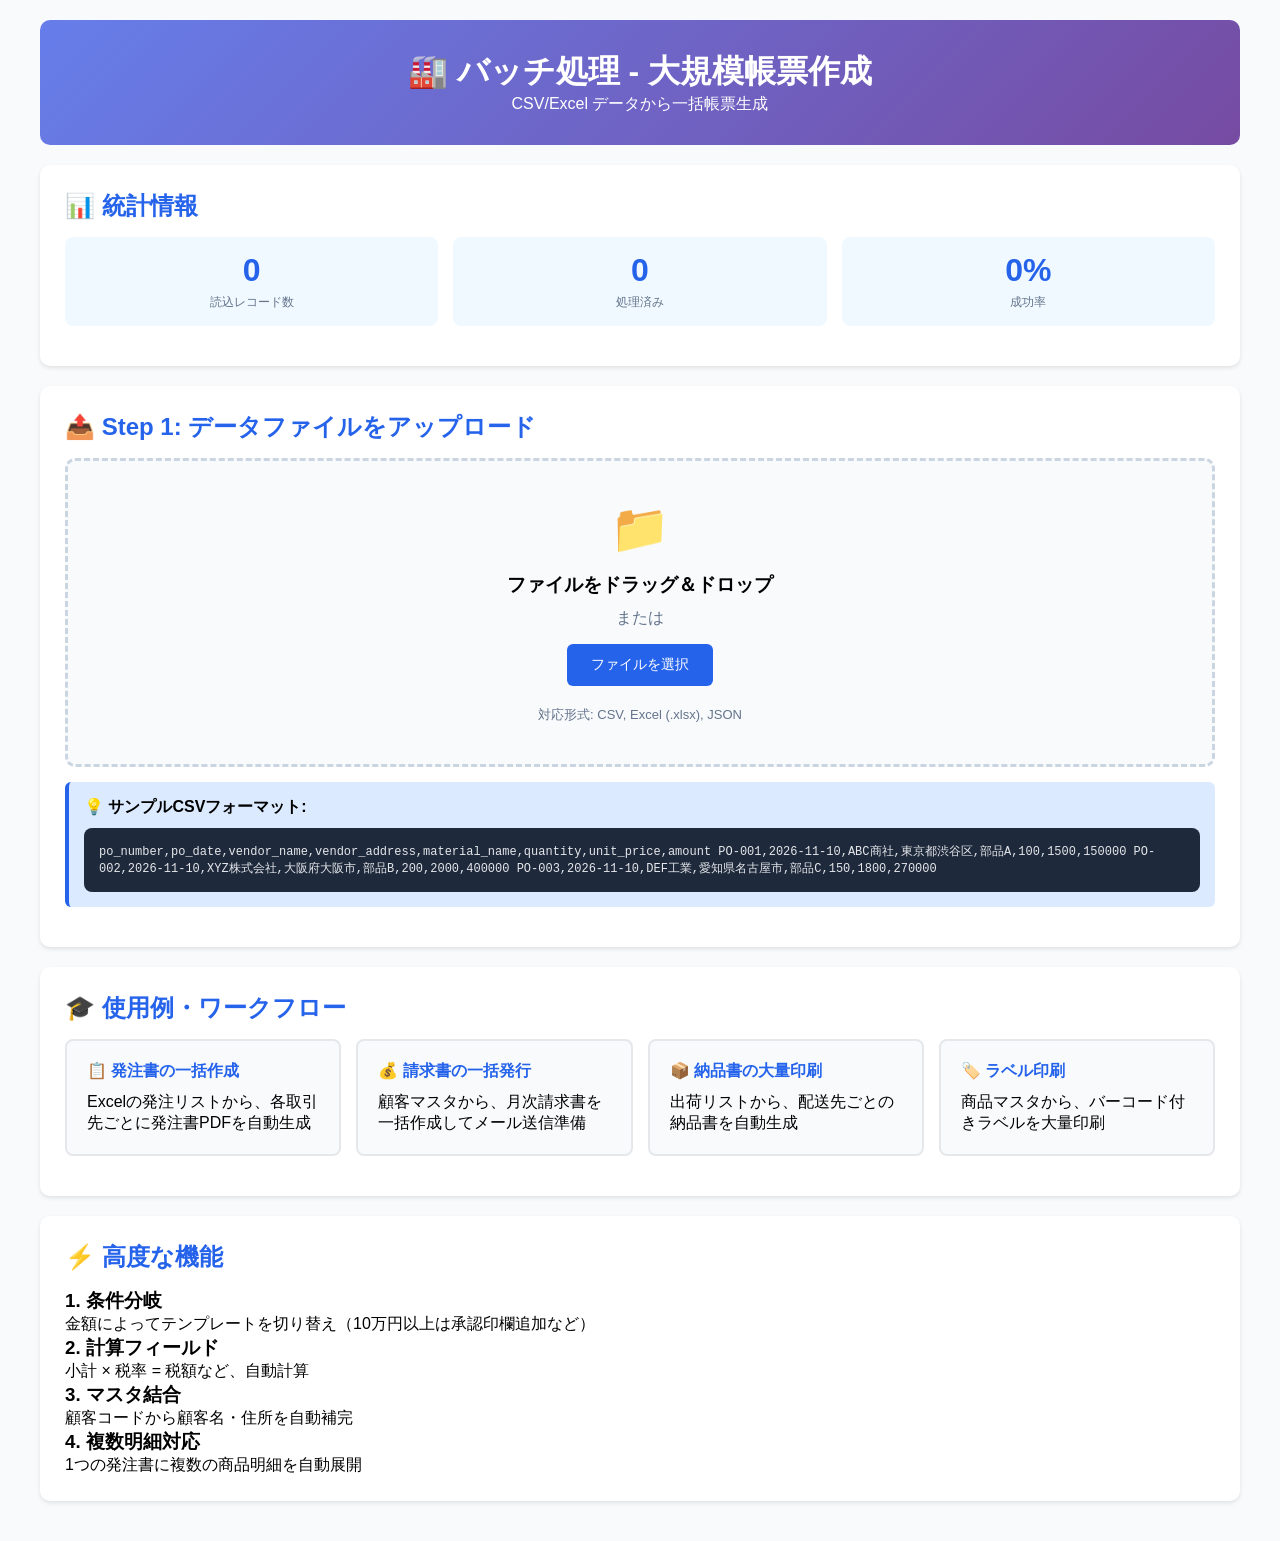
<file: batch-processing.html>
<!DOCTYPE html>
<html lang="ja">
<head>
    <meta charset="UTF-8">
    <meta name="viewport" content="width=device-width, initial-scale=1.0">
    <title>バッチ処理 - 大規模帳票作成</title>
    <style>
        * { margin: 0; padding: 0; box-sizing: border-box; }
        body {
            font-family: -apple-system, BlinkMacSystemFont, "Segoe UI", sans-serif;
            background: #f8fafc;
            padding: 20px;
        }
        .container { max-width: 1200px; margin: 0 auto; }
        .header {
            background: linear-gradient(135deg, #667eea 0%, #764ba2 100%);
            color: white;
            padding: 30px;
            border-radius: 10px;
            margin-bottom: 20px;
            text-align: center;
        }
        .section {
            background: white;
            padding: 25px;
            border-radius: 10px;
            margin-bottom: 20px;
            box-shadow: 0 2px 4px rgba(0,0,0,0.1);
        }
        h2 { color: #2563eb; margin-bottom: 15px; }
        .upload-area {
            border: 3px dashed #cbd5e1;
            border-radius: 10px;
            padding: 40px;
            text-align: center;
            background: #f8fafc;
            cursor: pointer;
            transition: all 0.3s;
        }
        .upload-area:hover {
            border-color: #2563eb;
            background: #eff6ff;
        }
        .upload-area.dragover {
            border-color: #2563eb;
            background: #dbeafe;
        }
        input[type="file"] { display: none; }
        .btn {
            background: #2563eb;
            color: white;
            padding: 12px 24px;
            border: none;
            border-radius: 6px;
            cursor: pointer;
            font-size: 14px;
            margin: 5px;
        }
        .btn:hover { background: #1d4ed8; }
        .btn-success { background: #10b981; }
        .btn-success:hover { background: #059669; }
        .preview-table {
            width: 100%;
            border-collapse: collapse;
            margin: 15px 0;
            font-size: 13px;
        }
        .preview-table th,
        .preview-table td {
            border: 1px solid #e5e7eb;
            padding: 8px;
            text-align: left;
        }
        .preview-table th {
            background: #f3f4f6;
            font-weight: 600;
        }
        .status {
            padding: 15px;
            border-radius: 6px;
            margin: 15px 0;
        }
        .status.info { background: #dbeafe; border-left: 4px solid #2563eb; }
        .status.success { background: #d1fae5; border-left: 4px solid #10b981; }
        .status.warning { background: #fef3c7; border-left: 4px solid #f59e0b; }
        .progress-bar {
            width: 100%;
            height: 30px;
            background: #e5e7eb;
            border-radius: 15px;
            overflow: hidden;
            margin: 15px 0;
        }
        .progress-fill {
            height: 100%;
            background: linear-gradient(90deg, #2563eb 0%, #10b981 100%);
            transition: width 0.3s;
            display: flex;
            align-items: center;
            justify-content: center;
            color: white;
            font-weight: 600;
        }
        .sample-data {
            background: #1e293b;
            color: #e5e7eb;
            padding: 15px;
            border-radius: 8px;
            overflow-x: auto;
            font-family: monospace;
            font-size: 12px;
        }
        .feature-grid {
            display: grid;
            grid-template-columns: repeat(auto-fit, minmax(250px, 1fr));
            gap: 15px;
            margin: 15px 0;
        }
        .feature-card {
            background: #f8fafc;
            padding: 20px;
            border-radius: 8px;
            border: 2px solid #e5e7eb;
        }
        .feature-card h3 {
            color: #2563eb;
            margin-bottom: 10px;
            font-size: 16px;
        }
        .stats {
            display: flex;
            gap: 15px;
            margin: 15px 0;
        }
        .stat-card {
            flex: 1;
            background: #f0f9ff;
            padding: 15px;
            border-radius: 8px;
            text-align: center;
        }
        .stat-number {
            font-size: 32px;
            font-weight: bold;
            color: #2563eb;
        }
        .stat-label {
            font-size: 12px;
            color: #64748b;
            margin-top: 5px;
        }
    </style>
</head>
<body>
    <div class="container">
        <div class="header">
            <h1>🏭 バッチ処理 - 大規模帳票作成</h1>
            <p>CSV/Excel データから一括帳票生成</p>
        </div>

        <div class="section">
            <h2>📊 統計情報</h2>
            <div class="stats">
                <div class="stat-card">
                    <div class="stat-number" id="total-records">0</div>
                    <div class="stat-label">読込レコード数</div>
                </div>
                <div class="stat-card">
                    <div class="stat-number" id="processed-records">0</div>
                    <div class="stat-label">処理済み</div>
                </div>
                <div class="stat-card">
                    <div class="stat-number" id="success-rate">0%</div>
                    <div class="stat-label">成功率</div>
                </div>
            </div>
        </div>

        <div class="section">
            <h2>📤 Step 1: データファイルをアップロード</h2>

            <div class="upload-area" id="upload-area">
                <div style="font-size: 48px; margin-bottom: 15px;">📁</div>
                <h3>ファイルをドラッグ＆ドロップ</h3>
                <p style="color: #64748b; margin: 10px 0;">または</p>
                <button class="btn" onclick="document.getElementById('file-input').click()">
                    ファイルを選択
                </button>
                <p style="color: #64748b; margin-top: 15px; font-size: 13px;">
                    対応形式: CSV, Excel (.xlsx), JSON
                </p>
                <input type="file" id="file-input" accept=".csv,.xlsx,.json" />
            </div>

            <div class="status info" style="margin-top: 15px;">
                <strong>💡 サンプルCSVフォーマット:</strong>
                <div class="sample-data" style="margin-top: 10px;">
po_number,po_date,vendor_name,vendor_address,material_name,quantity,unit_price,amount
PO-001,2026-11-10,ABC商社,東京都渋谷区,部品A,100,1500,150000
PO-002,2026-11-10,XYZ株式会社,大阪府大阪市,部品B,200,2000,400000
PO-003,2026-11-10,DEF工業,愛知県名古屋市,部品C,150,1800,270000
                </div>
            </div>
        </div>

        <div class="section" id="preview-section" style="display: none;">
            <h2>👀 Step 2: データプレビュー</h2>
            <div id="data-preview"></div>
            <button class="btn btn-success" onclick="processData()">
                ✨ 帳票を一括生成（このページで）
            </button>
            <button class="btn" onclick="sendToSVF()" style="background: #8b5cf6;">
                🔄 SVFシミュレーターで自動処理
            </button>
        </div>

        <div class="section" id="processing-section" style="display: none;">
            <h2>⚙️ Step 3: 処理中...</h2>
            <div class="progress-bar">
                <div class="progress-fill" id="progress-fill" style="width: 0%;">0%</div>
            </div>
            <div id="processing-log"></div>
        </div>

        <div class="section" id="result-section" style="display: none;">
            <h2>✅ Step 4: 完了</h2>
            <div class="status success">
                <strong>🎉 処理完了！</strong>
                <p id="result-message"></p>
            </div>
            <button class="btn" onclick="downloadAll()">
                📥 全てダウンロード (ZIP)
            </button>
            <button class="btn" onclick="reset()">
                🔄 新規処理
            </button>
        </div>

        <div class="section">
            <h2>🎓 使用例・ワークフロー</h2>

            <div class="feature-grid">
                <div class="feature-card">
                    <h3>📋 発注書の一括作成</h3>
                    <p>Excelの発注リストから、各取引先ごとに発注書PDFを自動生成</p>
                </div>

                <div class="feature-card">
                    <h3>💰 請求書の一括発行</h3>
                    <p>顧客マスタから、月次請求書を一括作成してメール送信準備</p>
                </div>

                <div class="feature-card">
                    <h3>📦 納品書の大量印刷</h3>
                    <p>出荷リストから、配送先ごとの納品書を自動生成</p>
                </div>

                <div class="feature-card">
                    <h3>🏷️ ラベル印刷</h3>
                    <p>商品マスタから、バーコード付きラベルを大量印刷</p>
                </div>
            </div>
        </div>

        <div class="section">
            <h2>⚡ 高度な機能</h2>

            <h3>1. 条件分岐</h3>
            <p>金額によってテンプレートを切り替え（10万円以上は承認印欄追加など）</p>

            <h3>2. 計算フィールド</h3>
            <p>小計 × 税率 = 税額など、自動計算</p>

            <h3>3. マスタ結合</h3>
            <p>顧客コードから顧客名・住所を自動補完</p>

            <h3>4. 複数明細対応</h3>
            <p>1つの発注書に複数の商品明細を自動展開</p>
        </div>
    </div>

    <script>
        let uploadedData = [];

        // ファイルアップロード処理
        const uploadArea = document.getElementById('upload-area');
        const fileInput = document.getElementById('file-input');

        uploadArea.addEventListener('dragover', (e) => {
            e.preventDefault();
            uploadArea.classList.add('dragover');
        });

        uploadArea.addEventListener('dragleave', () => {
            uploadArea.classList.remove('dragover');
        });

        uploadArea.addEventListener('drop', (e) => {
            e.preventDefault();
            uploadArea.classList.remove('dragover');
            const file = e.dataTransfer.files[0];
            handleFile(file);
        });

        fileInput.addEventListener('change', (e) => {
            const file = e.target.files[0];
            handleFile(file);
        });

        function handleFile(file) {
            if (!file) return;

            const fileName = file.name;
            const fileExt = fileName.split('.').pop().toLowerCase();

            if (fileExt === 'csv') {
                readCSV(file);
            } else if (fileExt === 'json') {
                readJSON(file);
            } else {
                alert('対応していないファイル形式です。CSV または JSON をアップロードしてください。');
            }
        }

        function readCSV(file) {
            const reader = new FileReader();
            reader.onload = (e) => {
                const text = e.target.result;
                const lines = text.split('\n').filter(line => line.trim());

                if (lines.length < 2) {
                    alert('データが空です');
                    return;
                }

                const headers = lines[0].split(',').map(h => h.trim());
                const data = [];

                for (let i = 1; i < lines.length; i++) {
                    const values = lines[i].split(',').map(v => v.trim());
                    const row = {};
                    headers.forEach((header, index) => {
                        row[header] = values[index];
                    });
                    data.push(row);
                }

                uploadedData = data;
                showPreview(data);
            };
            reader.readAsText(file);
        }

        function readJSON(file) {
            const reader = new FileReader();
            reader.onload = (e) => {
                try {
                    const data = JSON.parse(e.target.result);
                    uploadedData = Array.isArray(data) ? data : [data];
                    showPreview(uploadedData);
                } catch (err) {
                    alert('JSONの解析に失敗しました: ' + err.message);
                }
            };
            reader.readAsText(file);
        }

        function showPreview(data) {
            document.getElementById('total-records').textContent = data.length;

            const preview = document.getElementById('data-preview');
            const keys = Object.keys(data[0]);

            let html = `<p><strong>${data.length}件</strong>のレコードを読み込みました</p>`;
            html += '<div style="overflow-x: auto;"><table class="preview-table"><thead><tr>';

            keys.forEach(key => {
                html += `<th>${key}</th>`;
            });
            html += '</tr></thead><tbody>';

            data.slice(0, 10).forEach(row => {
                html += '<tr>';
                keys.forEach(key => {
                    html += `<td>${row[key]}</td>`;
                });
                html += '</tr>';
            });

            html += '</tbody></table></div>';

            if (data.length > 10) {
                html += `<p style="color: #64748b; margin-top: 10px;">※ 最初の10件のみ表示（全${data.length}件）</p>`;
            }

            preview.innerHTML = html;
            document.getElementById('preview-section').style.display = 'block';
        }

        function processData() {
            document.getElementById('processing-section').style.display = 'block';
            document.getElementById('preview-section').style.display = 'none';

            const total = uploadedData.length;
            let processed = 0;

            const interval = setInterval(() => {
                processed++;
                const percent = Math.round((processed / total) * 100);

                document.getElementById('progress-fill').style.width = percent + '%';
                document.getElementById('progress-fill').textContent = percent + '%';
                document.getElementById('processed-records').textContent = processed;
                document.getElementById('success-rate').textContent = '100%';

                if (processed >= total) {
                    clearInterval(interval);
                    showResult(total);
                }
            }, 100);
        }

        function showResult(total) {
            document.getElementById('processing-section').style.display = 'none';
            document.getElementById('result-section').style.display = 'block';
            document.getElementById('result-message').innerHTML =
                `${total}件の帳票を生成しました！<br>各PDFファイルはダウンロード可能です。`;
        }

        function downloadAll() {
            alert('ZIP形式で全てのPDFをダウンロードします（機能開発中）');
        }

        function reset() {
            uploadedData = [];
            document.getElementById('total-records').textContent = '0';
            document.getElementById('processed-records').textContent = '0';
            document.getElementById('success-rate').textContent = '0%';
            document.getElementById('preview-section').style.display = 'none';
            document.getElementById('processing-section').style.display = 'none';
            document.getElementById('result-section').style.display = 'none';
            fileInput.value = '';
        }

        function sendToSVF() {
            if (uploadedData.length === 0) {
                alert('データが読み込まれていません');
                return;
            }

            const confirmed = confirm(
                `SVF Simulatorで自動処理を開始しますか？\n\n` +
                `データ件数: ${uploadedData.length}件\n` +
                `各レコードが2秒間隔で自動表示されます。`
            );

            if (confirmed) {
                // データを保存してSVFページに遷移
                localStorage.setItem('svf_batch_data', JSON.stringify(uploadedData));
                localStorage.setItem('svf_batch_mode', 'true');
                window.location.href = 'index.html?mode=batch';
            }
        }
    </script>
</body>
</html>
</file>
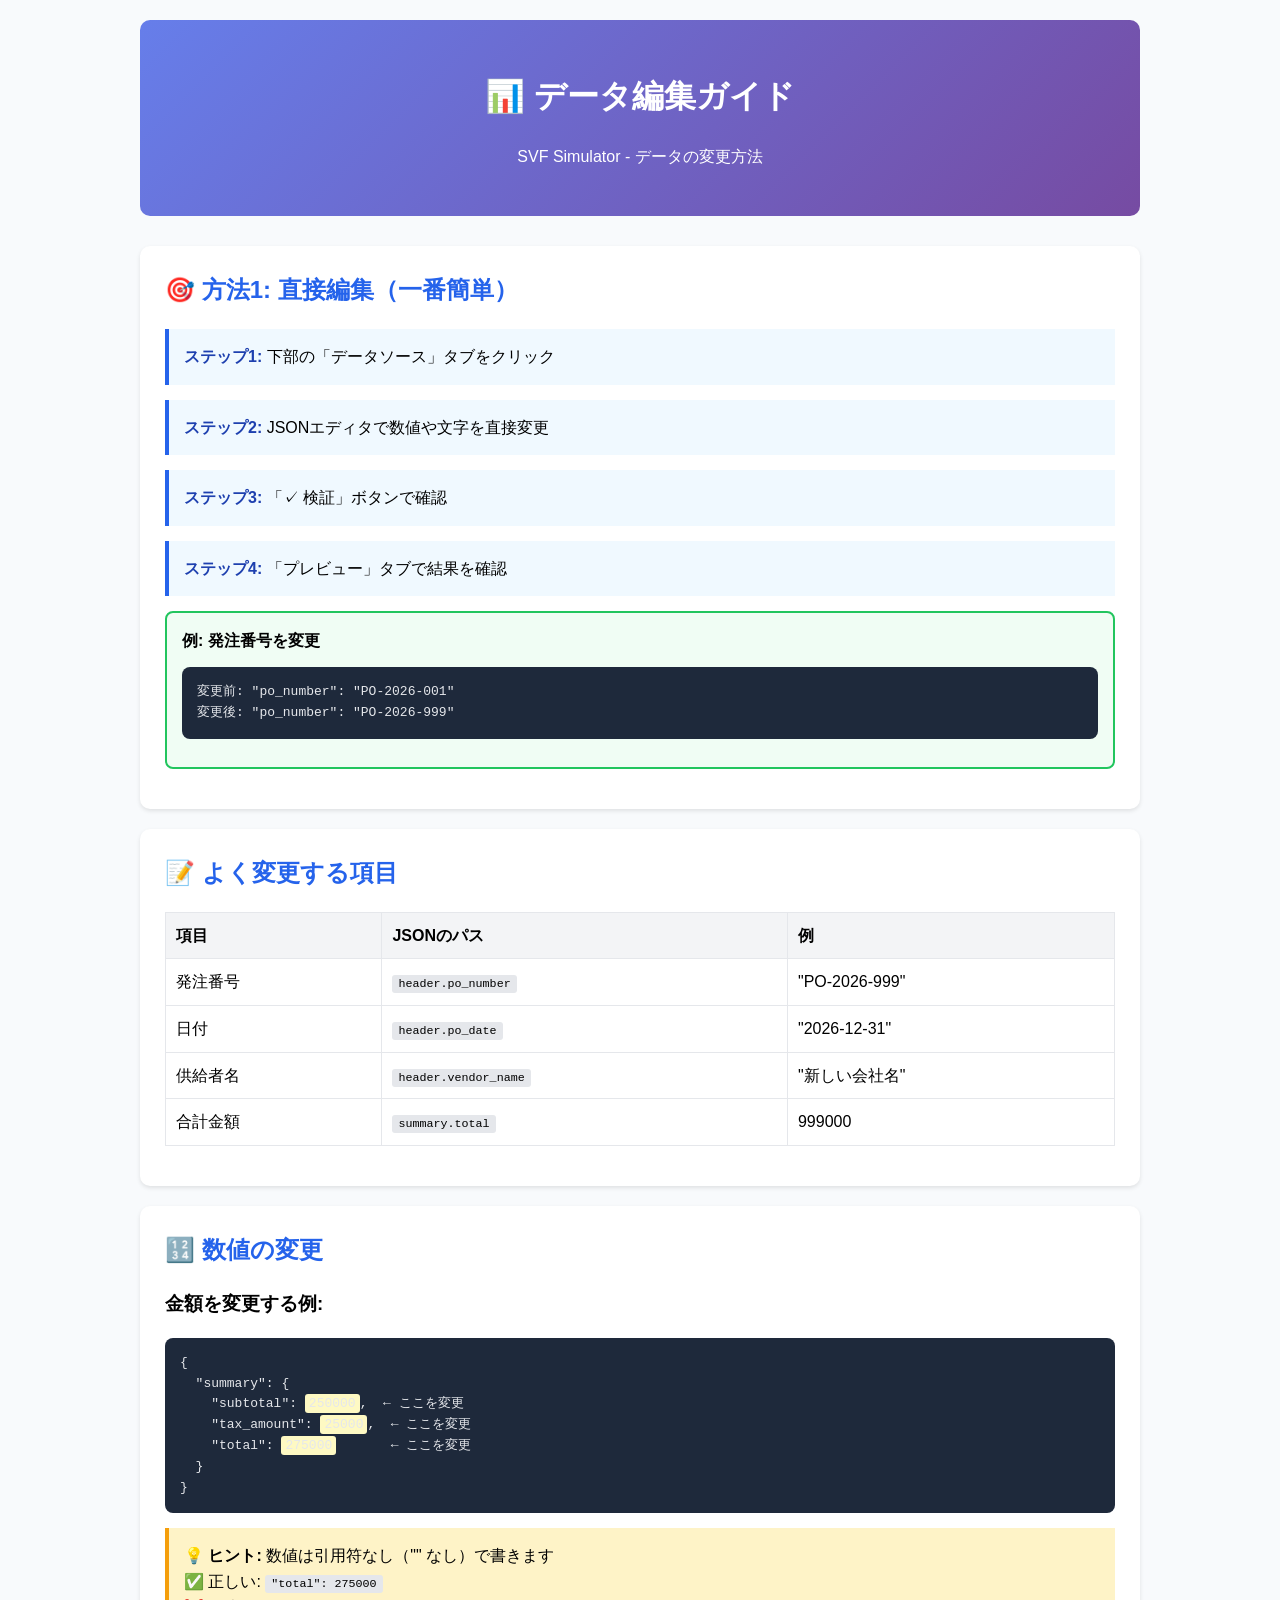
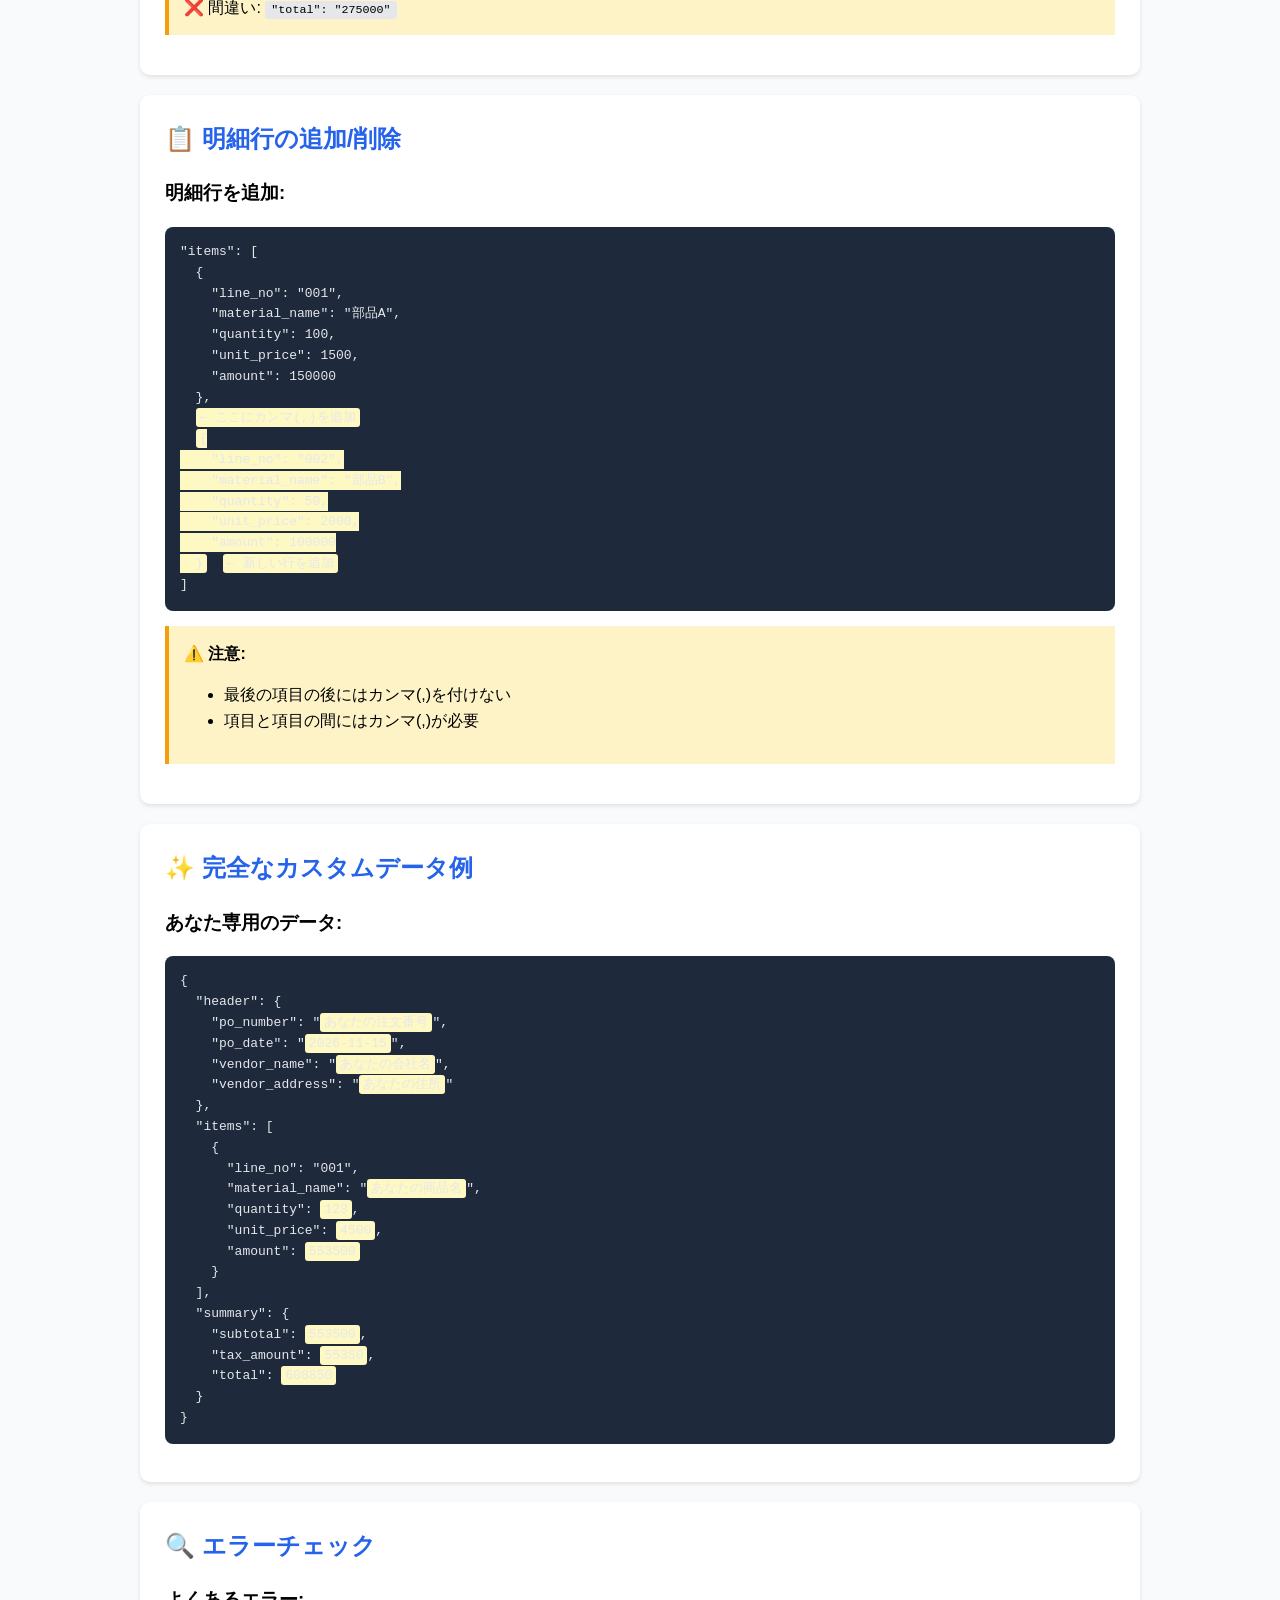
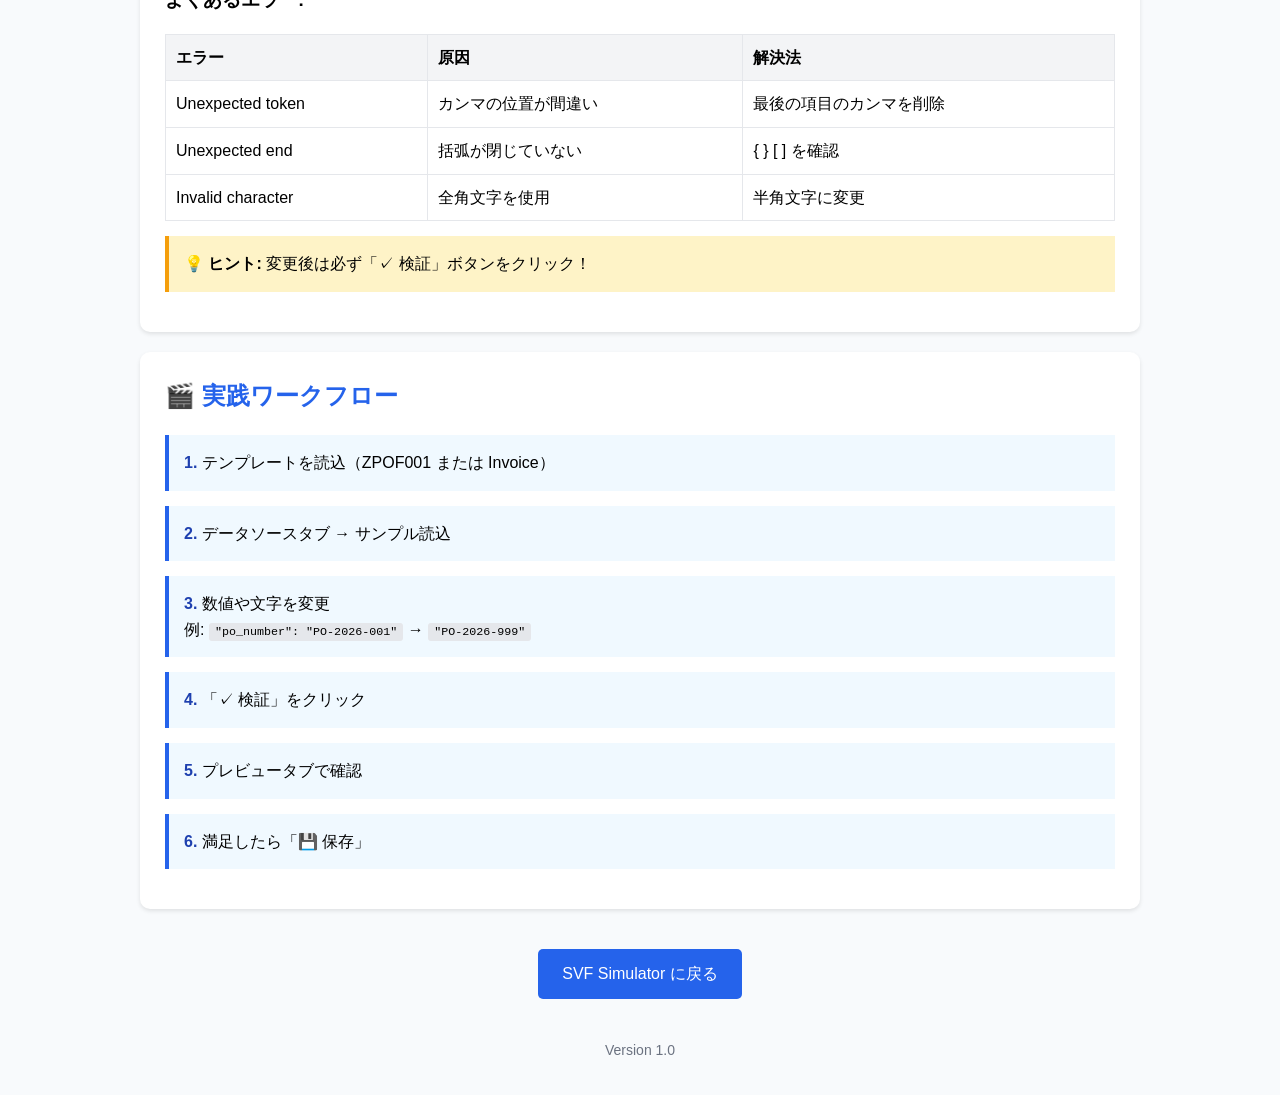
<file: data-editing-guide.html>
<!DOCTYPE html>
<html lang="ja">
<head>
    <meta charset="UTF-8">
    <meta name="viewport" content="width=device-width, initial-scale=1.0">
    <title>データ編集ガイド - SVF Simulator</title>
    <style>
        body {
            font-family: -apple-system, BlinkMacSystemFont, "Segoe UI", sans-serif;
            max-width: 1000px;
            margin: 0 auto;
            padding: 20px;
            background: #f8fafc;
            line-height: 1.6;
        }
        .header {
            background: linear-gradient(135deg, #667eea 0%, #764ba2 100%);
            color: white;
            padding: 30px;
            border-radius: 10px;
            text-align: center;
            margin-bottom: 30px;
        }
        .section {
            background: white;
            padding: 25px;
            border-radius: 10px;
            margin-bottom: 20px;
            box-shadow: 0 2px 4px rgba(0,0,0,0.1);
        }
        h2 { color: #2563eb; margin-top: 0; }
        .step {
            background: #f0f9ff;
            border-left: 4px solid #2563eb;
            padding: 15px;
            margin: 15px 0;
        }
        .step strong { color: #1e40af; }
        code {
            background: #e5e7eb;
            padding: 2px 6px;
            border-radius: 3px;
            font-size: 0.9em;
        }
        pre {
            background: #1e293b;
            color: #e5e7eb;
            padding: 15px;
            border-radius: 8px;
            overflow-x: auto;
        }
        .tip {
            background: #fef3c7;
            border-left: 4px solid #f59e0b;
            padding: 15px;
            margin: 15px 0;
        }
        .example {
            background: #f0fdf4;
            border: 2px solid #22c55e;
            padding: 15px;
            border-radius: 8px;
            margin: 15px 0;
        }
        table {
            width: 100%;
            border-collapse: collapse;
            margin: 15px 0;
        }
        th, td {
            border: 1px solid #e5e7eb;
            padding: 10px;
            text-align: left;
        }
        th {
            background: #f3f4f6;
            font-weight: 600;
        }
        .button {
            display: inline-block;
            background: #2563eb;
            color: white;
            padding: 12px 24px;
            text-decoration: none;
            border-radius: 5px;
            margin: 10px 5px;
        }
        .highlight {
            background: #fef9c3;
            padding: 2px 4px;
            border-radius: 3px;
        }
    </style>
</head>
<body>
    <div class="header">
        <h1>📊 データ編集ガイド</h1>
        <p>SVF Simulator - データの変更方法</p>
    </div>

    <div class="section">
        <h2>🎯 方法1: 直接編集（一番簡単）</h2>

        <div class="step">
            <strong>ステップ1:</strong> 下部の「データソース」タブをクリック
        </div>

        <div class="step">
            <strong>ステップ2:</strong> JSONエディタで数値や文字を直接変更
        </div>

        <div class="step">
            <strong>ステップ3:</strong> 「✓ 検証」ボタンで確認
        </div>

        <div class="step">
            <strong>ステップ4:</strong> 「プレビュー」タブで結果を確認
        </div>

        <div class="example">
            <strong>例: 発注番号を変更</strong>
            <pre>変更前: "po_number": "PO-2026-001"
変更後: "po_number": "PO-2026-999"</pre>
        </div>
    </div>

    <div class="section">
        <h2>📝 よく変更する項目</h2>

        <table>
            <tr>
                <th>項目</th>
                <th>JSONのパス</th>
                <th>例</th>
            </tr>
            <tr>
                <td>発注番号</td>
                <td><code>header.po_number</code></td>
                <td>"PO-2026-999"</td>
            </tr>
            <tr>
                <td>日付</td>
                <td><code>header.po_date</code></td>
                <td>"2026-12-31"</td>
            </tr>
            <tr>
                <td>供給者名</td>
                <td><code>header.vendor_name</code></td>
                <td>"新しい会社名"</td>
            </tr>
            <tr>
                <td>合計金額</td>
                <td><code>summary.total</code></td>
                <td>999000</td>
            </tr>
        </table>
    </div>

    <div class="section">
        <h2>🔢 数値の変更</h2>

        <h3>金額を変更する例:</h3>
        <pre>{
  "summary": {
    "subtotal": <span class="highlight">250000</span>,  ← ここを変更
    "tax_amount": <span class="highlight">25000</span>,  ← ここを変更
    "total": <span class="highlight">275000</span>       ← ここを変更
  }
}</pre>

        <div class="tip">
            <strong>💡 ヒント:</strong> 数値は引用符なし（"" なし）で書きます<br>
            ✅ 正しい: <code>"total": 275000</code><br>
            ❌ 間違い: <code>"total": "275000"</code>
        </div>
    </div>

    <div class="section">
        <h2>📋 明細行の追加/削除</h2>

        <h3>明細行を追加:</h3>
        <pre>"items": [
  {
    "line_no": "001",
    "material_name": "部品A",
    "quantity": 100,
    "unit_price": 1500,
    "amount": 150000
  },
  <span class="highlight">← ここにカンマ(,)を追加</span>
  <span class="highlight">{
    "line_no": "002",
    "material_name": "部品B",
    "quantity": 50,
    "unit_price": 2000,
    "amount": 100000
  }</span>  <span class="highlight">← 新しい行を追加</span>
]</pre>

        <div class="tip">
            <strong>⚠️ 注意:</strong>
            <ul>
                <li>最後の項目の後にはカンマ(,)を付けない</li>
                <li>項目と項目の間にはカンマ(,)が必要</li>
            </ul>
        </div>
    </div>

    <div class="section">
        <h2>✨ 完全なカスタムデータ例</h2>

        <h3>あなた専用のデータ:</h3>
        <pre>{
  "header": {
    "po_number": "<span class="highlight">あなたの注文番号</span>",
    "po_date": "<span class="highlight">2026-11-15</span>",
    "vendor_name": "<span class="highlight">あなたの会社名</span>",
    "vendor_address": "<span class="highlight">あなたの住所</span>"
  },
  "items": [
    {
      "line_no": "001",
      "material_name": "<span class="highlight">あなたの商品名</span>",
      "quantity": <span class="highlight">123</span>,
      "unit_price": <span class="highlight">4500</span>,
      "amount": <span class="highlight">553500</span>
    }
  ],
  "summary": {
    "subtotal": <span class="highlight">553500</span>,
    "tax_amount": <span class="highlight">55350</span>,
    "total": <span class="highlight">608850</span>
  }
}</pre>
    </div>

    <div class="section">
        <h2>🔍 エラーチェック</h2>

        <h3>よくあるエラー:</h3>
        <table>
            <tr>
                <th>エラー</th>
                <th>原因</th>
                <th>解決法</th>
            </tr>
            <tr>
                <td>Unexpected token</td>
                <td>カンマの位置が間違い</td>
                <td>最後の項目のカンマを削除</td>
            </tr>
            <tr>
                <td>Unexpected end</td>
                <td>括弧が閉じていない</td>
                <td>{ } [ ] を確認</td>
            </tr>
            <tr>
                <td>Invalid character</td>
                <td>全角文字を使用</td>
                <td>半角文字に変更</td>
            </tr>
        </table>

        <div class="tip">
            <strong>💡 ヒント:</strong> 変更後は必ず「✓ 検証」ボタンをクリック！
        </div>
    </div>

    <div class="section">
        <h2>🎬 実践ワークフロー</h2>

        <div class="step">
            <strong>1.</strong> テンプレートを読込（ZPOF001 または Invoice）
        </div>

        <div class="step">
            <strong>2.</strong> データソースタブ → サンプル読込
        </div>

        <div class="step">
            <strong>3.</strong> 数値や文字を変更<br>
            例: <code>"po_number": "PO-2026-001"</code> → <code>"PO-2026-999"</code>
        </div>

        <div class="step">
            <strong>4.</strong> 「✓ 検証」をクリック
        </div>

        <div class="step">
            <strong>5.</strong> プレビュータブで確認
        </div>

        <div class="step">
            <strong>6.</strong> 満足したら「💾 保存」
        </div>
    </div>

    <div style="text-align: center; margin-top: 30px;">
        <a href="index.html" class="button">SVF Simulator に戻る</a>
    </div>

    <div style="text-align: center; margin-top: 30px; color: #6b7280; font-size: 14px;">
        <p>Version 1.0</p>
    </div>
</body>
</html>
</file>
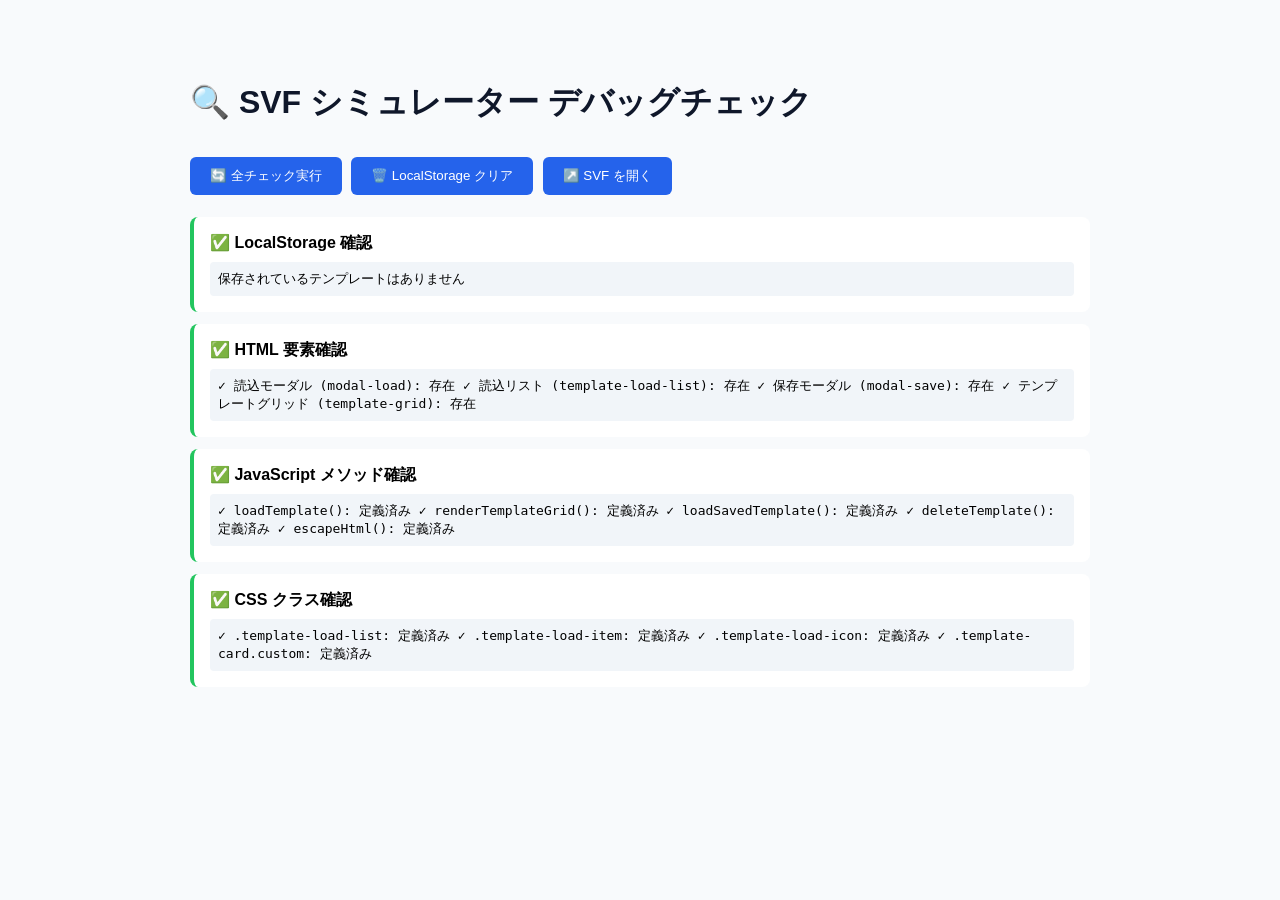
<file: debug-check.html>
<!DOCTYPE html>
<html lang="ja">
<head>
    <meta charset="UTF-8">
    <meta name="viewport" content="width=device-width, initial-scale=1.0">
    <title>SVF デバッグチェック</title>
    <style>
        body {
            font-family: -apple-system, BlinkMacSystemFont, "Segoe UI", sans-serif;
            max-width: 900px;
            margin: 40px auto;
            padding: 20px;
            background: #f8fafc;
        }
        .check-item {
            background: white;
            padding: 16px;
            margin: 12px 0;
            border-radius: 8px;
            border-left: 4px solid #cbd5e1;
        }
        .check-item.pass {
            border-left-color: #22c55e;
        }
        .check-item.fail {
            border-left-color: #ef4444;
        }
        .check-title {
            font-weight: 600;
            margin-bottom: 8px;
        }
        .check-result {
            font-family: monospace;
            font-size: 13px;
            background: #f1f5f9;
            padding: 8px;
            border-radius: 4px;
            margin-top: 8px;
        }
        button {
            background: #2563eb;
            color: white;
            border: none;
            padding: 10px 20px;
            border-radius: 6px;
            cursor: pointer;
            margin: 10px 5px 10px 0;
        }
        button:hover {
            background: #1d4ed8;
        }
        h1 { color: #0f172a; }
        pre {
            background: #1e293b;
            color: #e2e8f0;
            padding: 12px;
            border-radius: 6px;
            overflow-x: auto;
        }
    </style>
</head>
<body>
    <h1>🔍 SVF シミュレーター デバッグチェック</h1>

    <button onclick="runAllChecks()">🔄 全チェック実行</button>
    <button onclick="clearStorage()">🗑️ LocalStorage クリア</button>
    <button onclick="window.location.href='index-ja.html'">↗️ SVF を開く</button>

    <div id="results"></div>

    <script>
        function addResult(title, content, pass = null) {
            const div = document.createElement('div');
            div.className = 'check-item' + (pass !== null ? (pass ? ' pass' : ' fail') : '');
            div.innerHTML = `
                <div class="check-title">${pass === true ? '✅' : pass === false ? '❌' : '🔍'} ${title}</div>
                <div class="check-result">${content}</div>
            `;
            document.getElementById('results').appendChild(div);
        }

        function runAllChecks() {
            document.getElementById('results').innerHTML = '';

            // 1. LocalStorage チェック
            try {
                const templates = localStorage.getItem('svf_templates');
                if (templates) {
                    const parsed = JSON.parse(templates);
                    const count = Object.keys(parsed).length;
                    addResult('LocalStorage 確認',
                        `保存されているテンプレート: ${count}個\n` +
                        `テンプレート名:\n${Object.keys(parsed).map(k => '  - ' + k).join('\n')}`,
                        true
                    );
                } else {
                    addResult('LocalStorage 確認', '保存されているテンプレートはありません', true);
                }
            } catch (err) {
                addResult('LocalStorage 確認', 'エラー: ' + err.message, false);
            }

            // 2. HTML 要素チェック
            fetch('index-ja.html')
                .then(r => r.text())
                .then(html => {
                    const checks = [
                        { id: 'modal-load', name: '読込モーダル' },
                        { id: 'template-load-list', name: '読込リスト' },
                        { id: 'modal-save', name: '保存モーダル' },
                        { id: 'template-grid', name: 'テンプレートグリッド' }
                    ];

                    let result = '';
                    let allPass = true;

                    checks.forEach(check => {
                        const found = html.includes(`id="${check.id}"`);
                        result += `${found ? '✓' : '✗'} ${check.name} (${check.id}): ${found ? '存在' : '不在'}\n`;
                        if (!found) allPass = false;
                    });

                    addResult('HTML 要素確認', result, allPass);
                })
                .catch(err => {
                    addResult('HTML 要素確認', 'エラー: ' + err.message, false);
                });

            // 3. JavaScript ファイルチェック
            fetch('js/app-ja.js')
                .then(r => r.text())
                .then(js => {
                    const methods = [
                        'loadTemplate',
                        'renderTemplateGrid',
                        'loadSavedTemplate',
                        'deleteTemplate',
                        'escapeHtml'
                    ];

                    let result = '';
                    let allPass = true;

                    methods.forEach(method => {
                        const found = js.includes(method + '(');
                        result += `${found ? '✓' : '✗'} ${method}(): ${found ? '定義済み' : '未定義'}\n`;
                        if (!found) allPass = false;
                    });

                    addResult('JavaScript メソッド確認', result, allPass);
                })
                .catch(err => {
                    addResult('JavaScript メソッド確認', 'エラー: ' + err.message, false);
                });

            // 4. CSS ファイルチェック
            fetch('css/main.css')
                .then(r => r.text())
                .then(css => {
                    const classes = [
                        '.template-load-list',
                        '.template-load-item',
                        '.template-load-icon',
                        '.template-card.custom'
                    ];

                    let result = '';
                    let allPass = true;

                    classes.forEach(cls => {
                        const found = css.includes(cls);
                        result += `${found ? '✓' : '✗'} ${cls}: ${found ? '定義済み' : '未定義'}\n`;
                        if (!found) allPass = false;
                    });

                    addResult('CSS クラス確認', result, allPass);
                })
                .catch(err => {
                    addResult('CSS クラス確認', 'エラー: ' + err.message, false);
                });
        }

        function clearStorage() {
            if (confirm('本当にLocalStorageをクリアしますか？全てのテンプレートが削除されます。')) {
                localStorage.clear();
                alert('LocalStorageをクリアしました');
                runAllChecks();
            }
        }

        // 自動実行
        runAllChecks();
    </script>
</body>
</html>
</file>
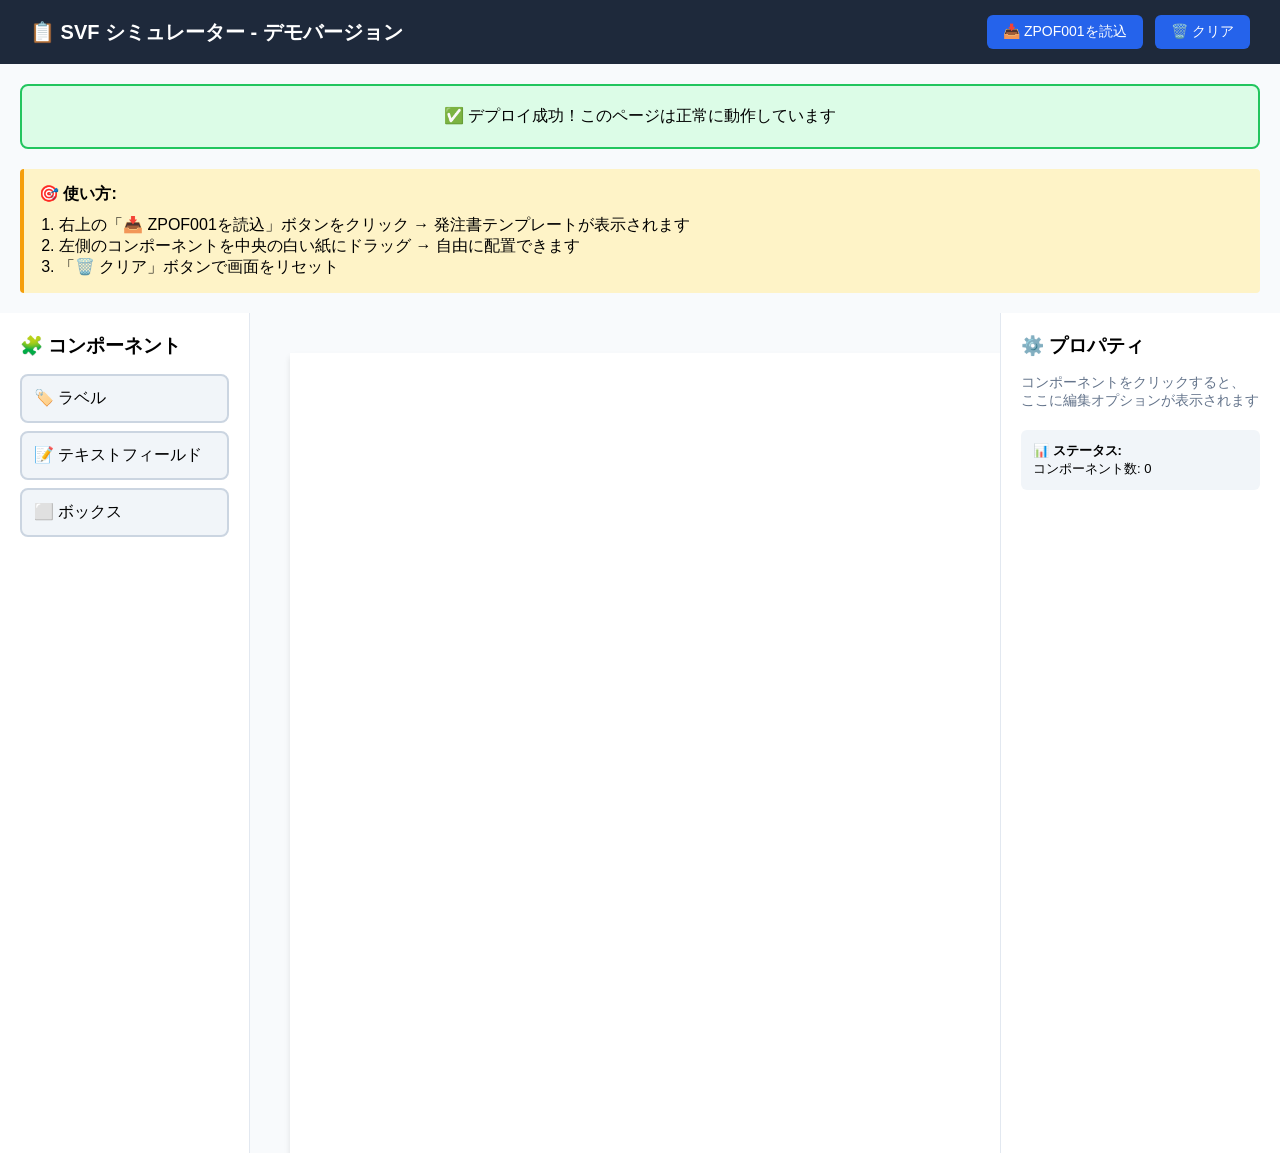
<file: demo.html>
<!DOCTYPE html>
<html lang="ja">
<head>
    <meta charset="UTF-8">
    <meta name="viewport" content="width=device-width, initial-scale=1.0">
    <title>SVF シミュレーター - デモ</title>
    <style>
        * {
            margin: 0;
            padding: 0;
            box-sizing: border-box;
        }
        body {
            font-family: -apple-system, BlinkMacSystemFont, "Segoe UI", sans-serif;
            background: #f8fafc;
        }
        .app-header {
            background: #1e293b;
            color: white;
            padding: 15px 30px;
            display: flex;
            justify-content: space-between;
            align-items: center;
        }
        .app-header h1 {
            font-size: 20px;
        }
        .btn {
            padding: 8px 16px;
            border: none;
            border-radius: 6px;
            cursor: pointer;
            font-size: 14px;
            margin-left: 8px;
        }
        .btn-primary {
            background: #2563eb;
            color: white;
        }
        .btn-primary:hover {
            background: #1d4ed8;
        }
        .main-content {
            display: flex;
            height: calc(100vh - 60px);
        }
        .sidebar {
            width: 250px;
            background: white;
            border-right: 1px solid #e2e8f0;
            padding: 20px;
            overflow-y: auto;
        }
        .component-item {
            padding: 12px;
            margin: 8px 0;
            background: #f1f5f9;
            border: 2px solid #cbd5e1;
            border-radius: 8px;
            cursor: move;
            user-select: none;
        }
        .component-item:hover {
            background: white;
            border-color: #2563eb;
        }
        .canvas-area {
            flex: 1;
            padding: 40px;
            overflow: auto;
        }
        .page {
            width: 794px;
            height: 1123px;
            background: white;
            margin: 0 auto;
            box-shadow: 0 4px 6px rgba(0,0,0,0.1);
            position: relative;
        }
        .design-area {
            width: 100%;
            height: 100%;
            position: relative;
        }
        .component {
            position: absolute;
            padding: 8px;
            border: 2px dashed #cbd5e1;
            background: rgba(255,255,255,0.9);
            cursor: move;
        }
        .component:hover {
            border-color: #2563eb;
        }
        .component.dragging {
            opacity: 0.5;
        }
        .sidebar-right {
            width: 280px;
            background: white;
            border-left: 1px solid #e2e8f0;
            padding: 20px;
        }
        .success-msg {
            background: #dcfce7;
            border: 2px solid #22c55e;
            padding: 20px;
            border-radius: 8px;
            margin: 20px;
            text-align: center;
        }
        .demo-template {
            position: absolute;
            font-size: 28px;
            font-weight: bold;
            color: #1e293b;
            left: 50%;
            top: 40px;
            transform: translateX(-50%);
        }
        .demo-field {
            position: absolute;
            padding: 8px 12px;
            background: #eff6ff;
            border: 1px solid #3b82f6;
            border-radius: 4px;
        }
        .instructions {
            background: #fef3c7;
            border-left: 4px solid #f59e0b;
            padding: 15px;
            margin: 20px;
            border-radius: 4px;
        }
    </style>
</head>
<body>
    <div class="app-header">
        <h1>📋 SVF シミュレーター - デモバージョン</h1>
        <div>
            <button class="btn btn-primary" onclick="loadTemplate()">📥 ZPOF001を読込</button>
            <button class="btn btn-primary" onclick="clearCanvas()">🗑️ クリア</button>
        </div>
    </div>

    <div class="success-msg">
        ✅ デプロイ成功！このページは正常に動作しています
    </div>

    <div class="instructions">
        <strong>🎯 使い方:</strong>
        <ol style="margin-left: 20px; margin-top: 10px;">
            <li>右上の「📥 ZPOF001を読込」ボタンをクリック → 発注書テンプレートが表示されます</li>
            <li>左側のコンポーネントを中央の白い紙にドラッグ → 自由に配置できます</li>
            <li>「🗑️ クリア」ボタンで画面をリセット</li>
        </ol>
    </div>

    <div class="main-content">
        <aside class="sidebar">
            <h3>🧩 コンポーネント</h3>
            <div style="margin-top: 15px;">
                <div class="component-item" draggable="true" ondragstart="drag(event)" data-type="label">
                    🏷️ ラベル
                </div>
                <div class="component-item" draggable="true" ondragstart="drag(event)" data-type="text">
                    📝 テキストフィールド
                </div>
                <div class="component-item" draggable="true" ondragstart="drag(event)" data-type="box">
                    ⬜ ボックス
                </div>
            </div>
        </aside>

        <div class="canvas-area">
            <div class="page">
                <div class="design-area" id="design-area" ondrop="drop(event)" ondragover="allowDrop(event)">
                    <!-- コンポーネントがここに配置されます -->
                </div>
            </div>
        </div>

        <aside class="sidebar-right">
            <h3>⚙️ プロパティ</h3>
            <p style="margin-top: 15px; color: #64748b; font-size: 14px;">
                コンポーネントをクリックすると、<br>ここに編集オプションが表示されます
            </p>
            <div id="info" style="margin-top: 20px; padding: 12px; background: #f1f5f9; border-radius: 6px; font-size: 13px;">
                <strong>📊 ステータス:</strong><br>
                コンポーネント数: <span id="count">0</span>
            </div>
        </aside>
    </div>

    <script>
        let componentCount = 0;

        function allowDrop(ev) {
            ev.preventDefault();
        }

        function drag(ev) {
            ev.dataTransfer.setData("type", ev.target.dataset.type);
        }

        function drop(ev) {
            ev.preventDefault();
            const type = ev.dataTransfer.getData("type");
            const designArea = document.getElementById('design-area');
            const rect = designArea.getBoundingClientRect();

            const x = ev.clientX - rect.left;
            const y = ev.clientY - rect.top;

            addComponent(type, x, y);
        }

        function addComponent(type, x, y) {
            const comp = document.createElement('div');
            comp.className = 'component';
            comp.style.left = x + 'px';
            comp.style.top = y + 'px';

            const icons = {
                'label': '🏷️',
                'text': '📝',
                'box': '⬜'
            };

            const texts = {
                'label': 'ラベル',
                'text': 'テキストフィールド',
                'box': 'ボックス'
            };

            comp.innerHTML = icons[type] + ' ' + texts[type];
            comp.draggable = true;

            comp.addEventListener('dragstart', function(e) {
                this.classList.add('dragging');
                e.dataTransfer.setData('text/plain', this.style.left + ',' + this.style.top);
            });

            comp.addEventListener('dragend', function() {
                this.classList.remove('dragging');
            });

            document.getElementById('design-area').appendChild(comp);
            componentCount++;
            updateCount();
        }

        function loadTemplate() {
            clearCanvas();

            const template = [
                { type: 'label', x: 300, y: 40, text: '発注書', style: 'font-size: 28px; font-weight: bold;' },
                { type: 'label', x: 50, y: 100, text: '発注番号:', style: 'font-weight: 600;' },
                { type: 'text', x: 150, y: 100, text: 'PO-2026-001', style: 'background: #eff6ff;' },
                { type: 'label', x: 50, y: 140, text: '発注日:', style: 'font-weight: 600;' },
                { type: 'text', x: 150, y: 140, text: '2026-11-09', style: 'background: #eff6ff;' },
                { type: 'label', x: 50, y: 180, text: '供給者名:', style: 'font-weight: 600;' },
                { type: 'text', x: 150, y: 180, text: 'ABC商社株式会社', style: 'background: #eff6ff; width: 300px;' },
                { type: 'box', x: 50, y: 250, text: '明細テーブル\n（品番、品名、数量...）', style: 'width: 690px; height: 200px; text-align: center; padding-top: 80px; background: #f8fafc;' },
                { type: 'label', x: 500, y: 480, text: '小計:', style: 'font-weight: 600;' },
                { type: 'text', x: 580, y: 480, text: '¥250,000', style: 'background: #eff6ff; text-align: right;' },
                { type: 'label', x: 500, y: 520, text: '消費税:', style: 'font-weight: 600;' },
                { type: 'text', x: 580, y: 520, text: '¥25,000', style: 'background: #eff6ff; text-align: right;' },
                { type: 'label', x: 500, y: 560, text: '合計:', style: 'font-weight: bold; font-size: 16px;' },
                { type: 'text', x: 580, y: 560, text: '¥275,000', style: 'background: #dcfce7; font-weight: bold; text-align: right;' }
            ];

            template.forEach(item => {
                const comp = document.createElement('div');
                comp.className = 'component demo-field';
                comp.style.left = item.x + 'px';
                comp.style.top = item.y + 'px';
                comp.style.cssText += item.style || '';
                comp.innerHTML = item.text;
                document.getElementById('design-area').appendChild(comp);
            });

            componentCount = template.length;
            updateCount();

            alert('✅ ZPOF001 発注書テンプレートを読み込みました！\n\nA4用紙に発注書のレイアウトが表示されています。');
        }

        function clearCanvas() {
            document.getElementById('design-area').innerHTML = '';
            componentCount = 0;
            updateCount();
        }

        function updateCount() {
            document.getElementById('count').textContent = componentCount;
        }
    </script>
</body>
</html>
</file>
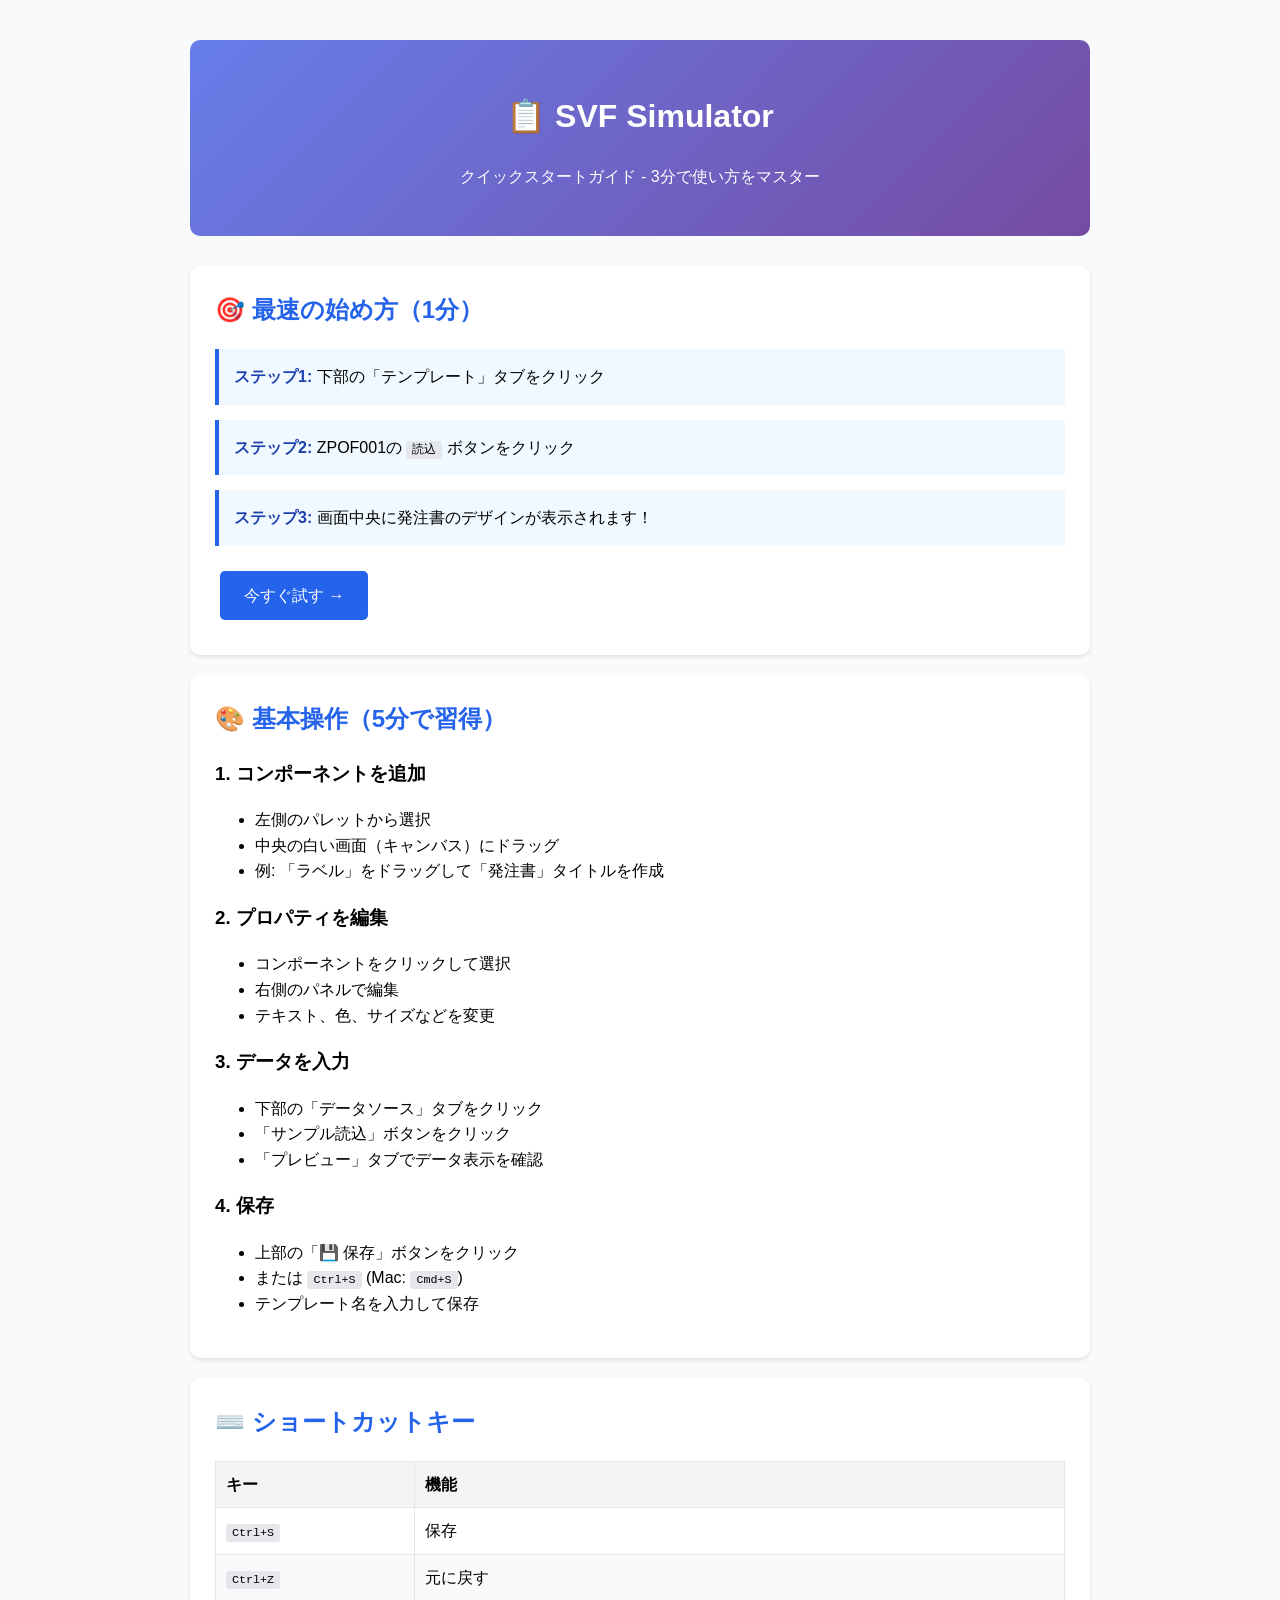
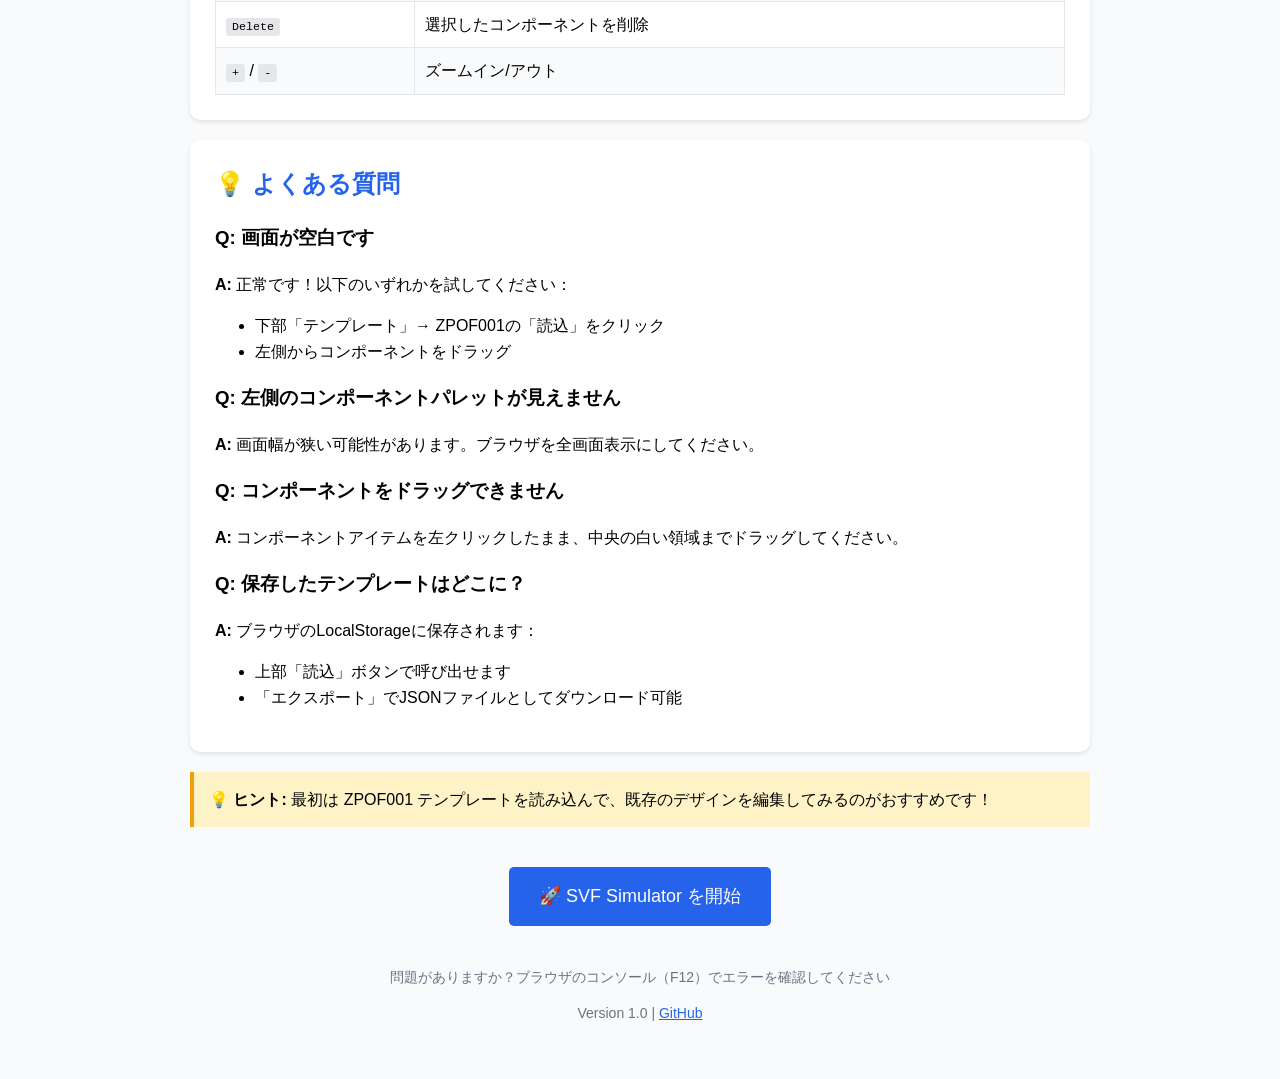
<file: quick-start-guide.html>
<!DOCTYPE html>
<html lang="ja">
<head>
    <meta charset="UTF-8">
    <meta name="viewport" content="width=device-width, initial-scale=1.0">
    <title>SVF Simulator - クイックスタートガイド</title>
    <style>
        body {
            font-family: -apple-system, BlinkMacSystemFont, "Segoe UI", sans-serif;
            max-width: 900px;
            margin: 0 auto;
            padding: 40px 20px;
            background: #f8fafc;
            line-height: 1.6;
        }
        .header {
            background: linear-gradient(135deg, #667eea 0%, #764ba2 100%);
            color: white;
            padding: 30px;
            border-radius: 10px;
            text-align: center;
            margin-bottom: 30px;
        }
        .section {
            background: white;
            padding: 25px;
            border-radius: 10px;
            margin-bottom: 20px;
            box-shadow: 0 2px 4px rgba(0,0,0,0.1);
        }
        h2 {
            color: #2563eb;
            margin-top: 0;
        }
        .step {
            background: #f0f9ff;
            padding: 15px;
            border-left: 4px solid #2563eb;
            margin: 15px 0;
        }
        .step strong {
            color: #1e40af;
        }
        code {
            background: #e5e7eb;
            padding: 2px 6px;
            border-radius: 3px;
            font-size: 0.9em;
        }
        .button {
            display: inline-block;
            background: #2563eb;
            color: white;
            padding: 12px 24px;
            text-decoration: none;
            border-radius: 5px;
            margin: 10px 5px;
        }
        .button:hover {
            background: #1d4ed8;
        }
        .screenshot {
            border: 2px solid #e5e7eb;
            border-radius: 5px;
            padding: 10px;
            margin: 15px 0;
        }
        .tip {
            background: #fef3c7;
            border-left: 4px solid #f59e0b;
            padding: 15px;
            margin: 15px 0;
        }
    </style>
</head>
<body>
    <div class="header">
        <h1>📋 SVF Simulator</h1>
        <p>クイックスタートガイド - 3分で使い方をマスター</p>
    </div>

    <div class="section">
        <h2>🎯 最速の始め方（1分）</h2>
        
        <div class="step">
            <strong>ステップ1:</strong> 下部の「テンプレート」タブをクリック
        </div>
        
        <div class="step">
            <strong>ステップ2:</strong> ZPOF001の <code>読込</code> ボタンをクリック
        </div>
        
        <div class="step">
            <strong>ステップ3:</strong> 画面中央に発注書のデザインが表示されます！
        </div>
        
        <a href="index.html" class="button">今すぐ試す →</a>
    </div>

    <div class="section">
        <h2>🎨 基本操作（5分で習得）</h2>
        
        <h3>1. コンポーネントを追加</h3>
        <ul>
            <li>左側のパレットから選択</li>
            <li>中央の白い画面（キャンバス）にドラッグ</li>
            <li>例: 「ラベル」をドラッグして「発注書」タイトルを作成</li>
        </ul>

        <h3>2. プロパティを編集</h3>
        <ul>
            <li>コンポーネントをクリックして選択</li>
            <li>右側のパネルで編集</li>
            <li>テキスト、色、サイズなどを変更</li>
        </ul>

        <h3>3. データを入力</h3>
        <ul>
            <li>下部の「データソース」タブをクリック</li>
            <li>「サンプル読込」ボタンをクリック</li>
            <li>「プレビュー」タブでデータ表示を確認</li>
        </ul>

        <h3>4. 保存</h3>
        <ul>
            <li>上部の「💾 保存」ボタンをクリック</li>
            <li>または <code>Ctrl+S</code> (Mac: <code>Cmd+S</code>)</li>
            <li>テンプレート名を入力して保存</li>
        </ul>
    </div>

    <div class="section">
        <h2>⌨️ ショートカットキー</h2>
        <table style="width: 100%; border-collapse: collapse;">
            <tr style="background: #f3f4f6;">
                <th style="padding: 10px; text-align: left; border: 1px solid #e5e7eb;">キー</th>
                <th style="padding: 10px; text-align: left; border: 1px solid #e5e7eb;">機能</th>
            </tr>
            <tr>
                <td style="padding: 10px; border: 1px solid #e5e7eb;"><code>Ctrl+S</code></td>
                <td style="padding: 10px; border: 1px solid #e5e7eb;">保存</td>
            </tr>
            <tr style="background: #f9fafb;">
                <td style="padding: 10px; border: 1px solid #e5e7eb;"><code>Ctrl+Z</code></td>
                <td style="padding: 10px; border: 1px solid #e5e7eb;">元に戻す</td>
            </tr>
            <tr>
                <td style="padding: 10px; border: 1px solid #e5e7eb;"><code>Delete</code></td>
                <td style="padding: 10px; border: 1px solid #e5e7eb;">選択したコンポーネントを削除</td>
            </tr>
            <tr style="background: #f9fafb;">
                <td style="padding: 10px; border: 1px solid #e5e7eb;"><code>+</code> / <code>-</code></td>
                <td style="padding: 10px; border: 1px solid #e5e7eb;">ズームイン/アウト</td>
            </tr>
        </table>
    </div>

    <div class="section">
        <h2>💡 よくある質問</h2>
        
        <h3>Q: 画面が空白です</h3>
        <p><strong>A:</strong> 正常です！以下のいずれかを試してください：</p>
        <ul>
            <li>下部「テンプレート」→ ZPOF001の「読込」をクリック</li>
            <li>左側からコンポーネントをドラッグ</li>
        </ul>

        <h3>Q: 左側のコンポーネントパレットが見えません</h3>
        <p><strong>A:</strong> 画面幅が狭い可能性があります。ブラウザを全画面表示にしてください。</p>

        <h3>Q: コンポーネントをドラッグできません</h3>
        <p><strong>A:</strong> コンポーネントアイテムを左クリックしたまま、中央の白い領域までドラッグしてください。</p>

        <h3>Q: 保存したテンプレートはどこに？</h3>
        <p><strong>A:</strong> ブラウザのLocalStorageに保存されます：</p>
        <ul>
            <li>上部「読込」ボタンで呼び出せます</li>
            <li>「エクスポート」でJSONファイルとしてダウンロード可能</li>
        </ul>
    </div>

    <div class="tip">
        <strong>💡 ヒント:</strong> 最初は ZPOF001 テンプレートを読み込んで、既存のデザインを編集してみるのがおすすめです！
    </div>

    <div style="text-align: center; margin-top: 30px;">
        <a href="index.html" class="button" style="font-size: 18px; padding: 15px 30px;">
            🚀 SVF Simulator を開始
        </a>
    </div>

    <div style="text-align: center; margin-top: 30px; color: #6b7280; font-size: 14px;">
        <p>問題がありますか？ブラウザのコンソール（F12）でエラーを確認してください</p>
        <p>Version 1.0 | <a href="https://github.com/winds198912121/svf-simulator-" style="color: #2563eb;">GitHub</a></p>
    </div>
</body>
</html>
</file>
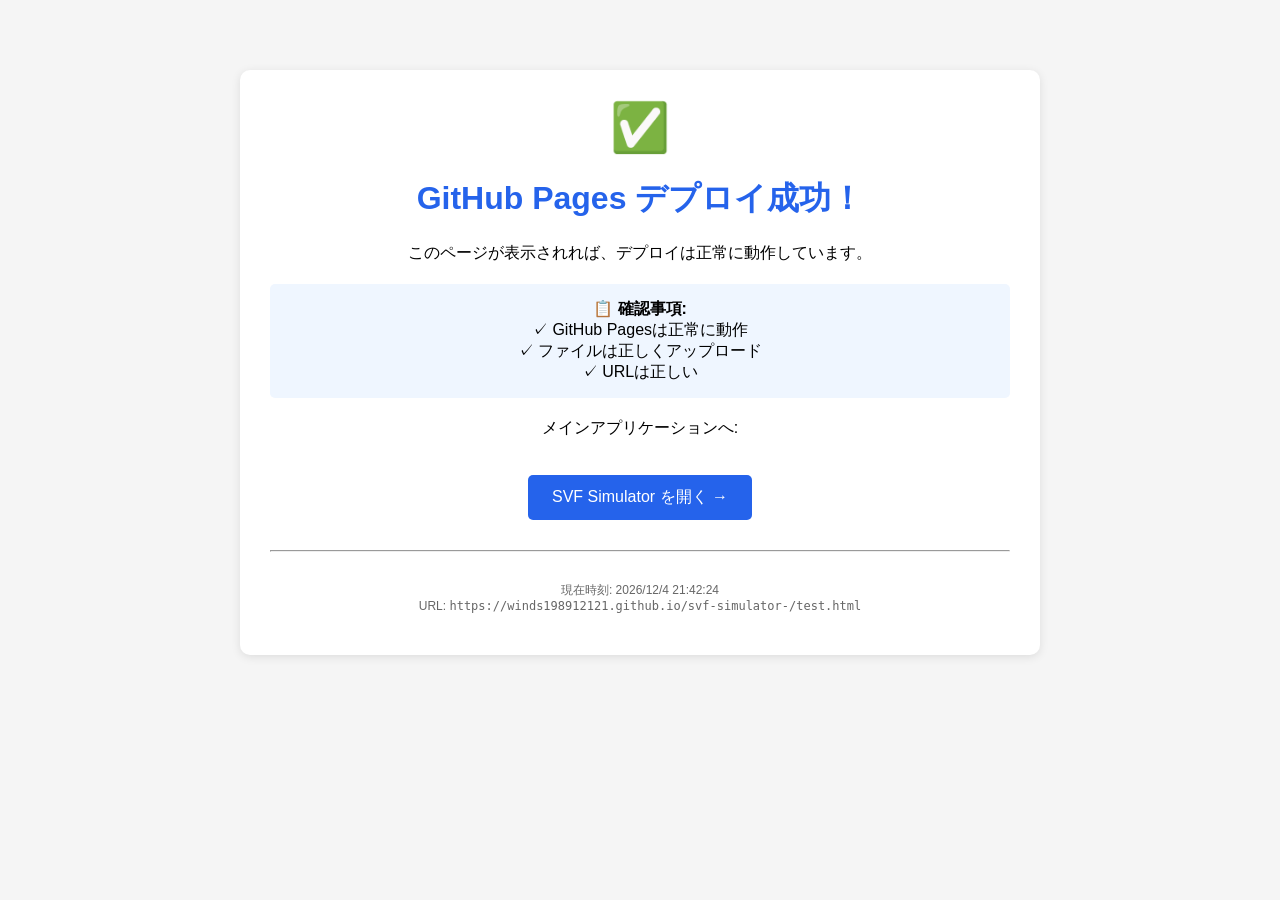
<file: test.html>
<!DOCTYPE html>
<html lang="ja">
<head>
    <meta charset="UTF-8">
    <meta name="viewport" content="width=device-width, initial-scale=1.0">
    <title>テストページ</title>
    <style>
        body {
            font-family: sans-serif;
            max-width: 800px;
            margin: 50px auto;
            padding: 20px;
            background: #f5f5f5;
        }
        .box {
            background: white;
            padding: 30px;
            border-radius: 10px;
            box-shadow: 0 2px 10px rgba(0,0,0,0.1);
            text-align: center;
        }
        h1 { color: #2563eb; }
        .success { color: #10b981; font-size: 48px; }
        .info {
            background: #eff6ff;
            padding: 15px;
            border-radius: 5px;
            margin: 20px 0;
        }
        a {
            display: inline-block;
            background: #2563eb;
            color: white;
            padding: 12px 24px;
            text-decoration: none;
            border-radius: 5px;
            margin-top: 20px;
        }
        a:hover { background: #1d4ed8; }
    </style>
</head>
<body>
    <div class="box">
        <div class="success">✅</div>
        <h1>GitHub Pages デプロイ成功！</h1>
        <p>このページが表示されれば、デプロイは正常に動作しています。</p>
        
        <div class="info">
            <strong>📋 確認事項:</strong><br>
            ✓ GitHub Pagesは正常に動作<br>
            ✓ ファイルは正しくアップロード<br>
            ✓ URLは正しい
        </div>
        
        <p>メインアプリケーションへ:</p>
        <a href="index.html">SVF Simulator を開く →</a>
        
        <hr style="margin: 30px 0;">
        
        <p style="font-size: 12px; color: #666;">
            現在時刻: <span id="time"></span><br>
            URL: <code>https://winds198912121.github.io/svf-simulator-/test.html</code>
        </p>
    </div>
    
    <script>
        document.getElementById('time').textContent = new Date().toLocaleString('ja-JP');
    </script>
</body>
</html>
</file>
